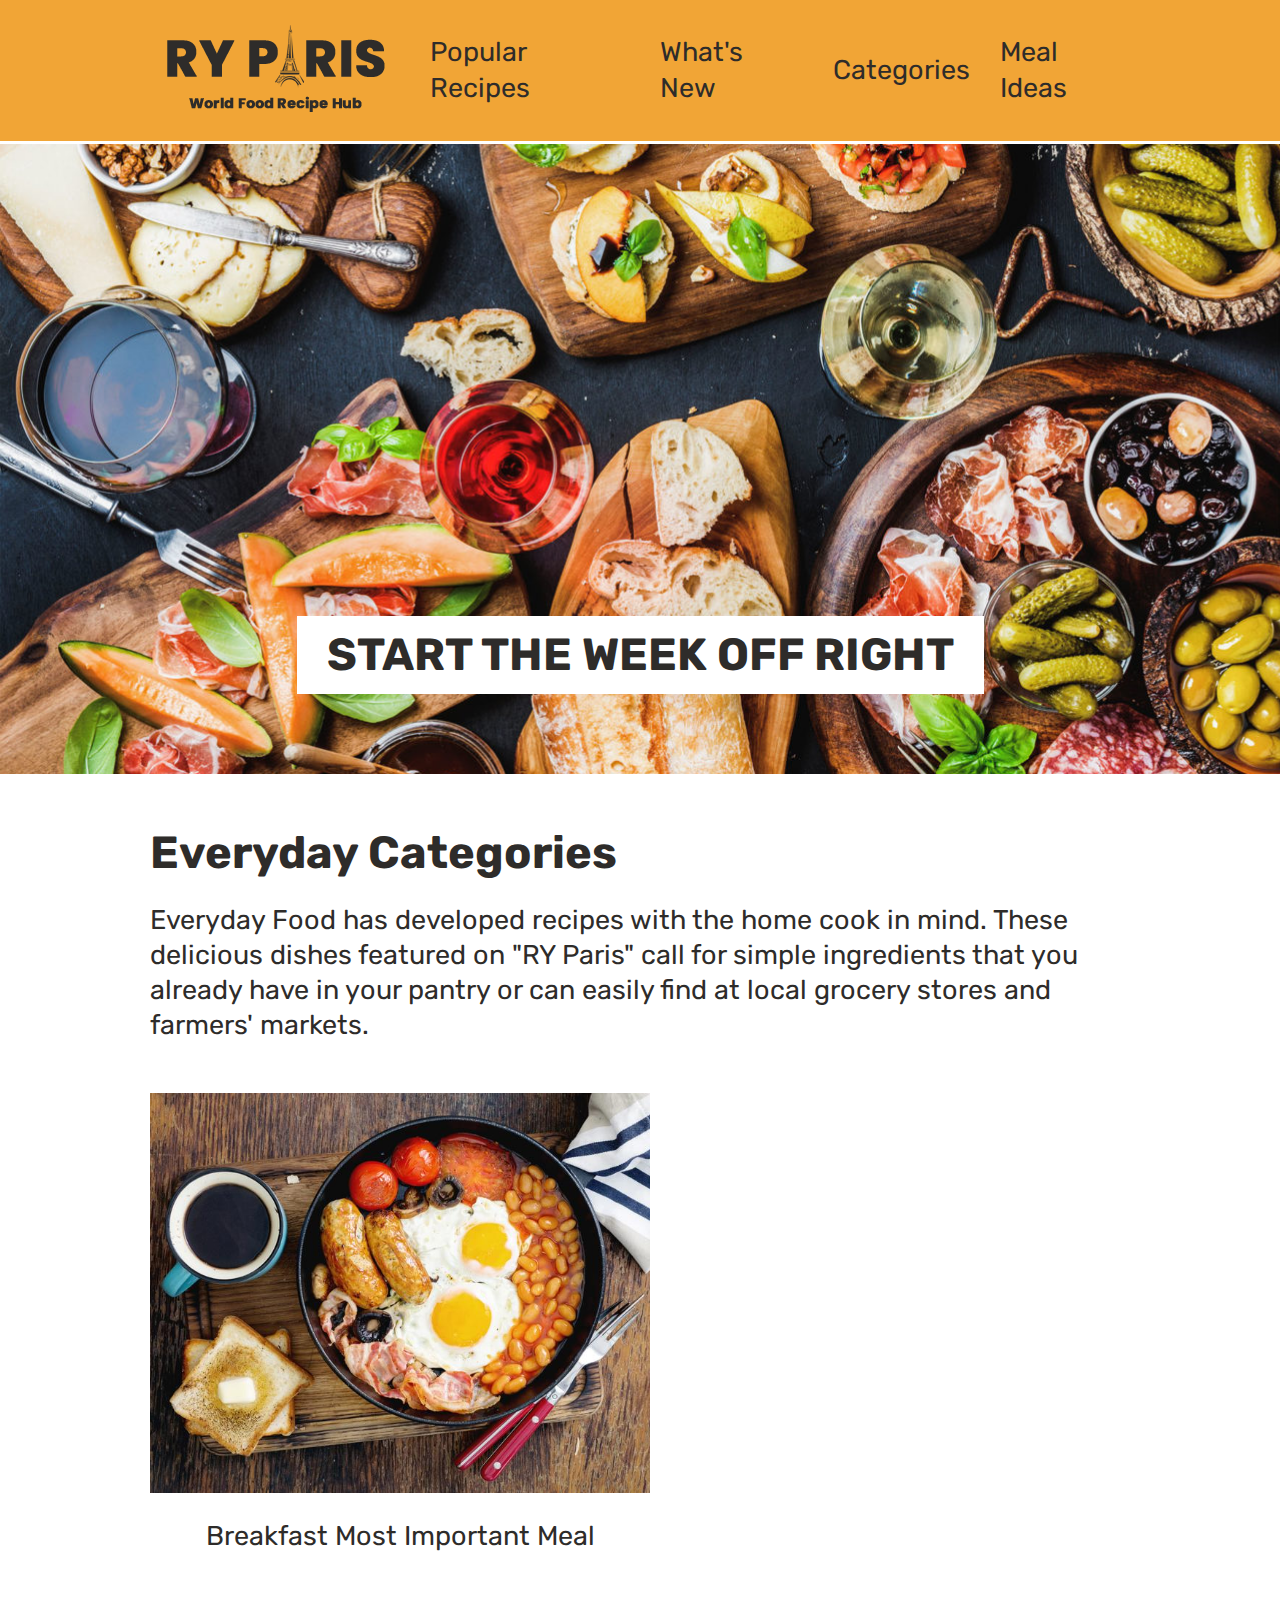
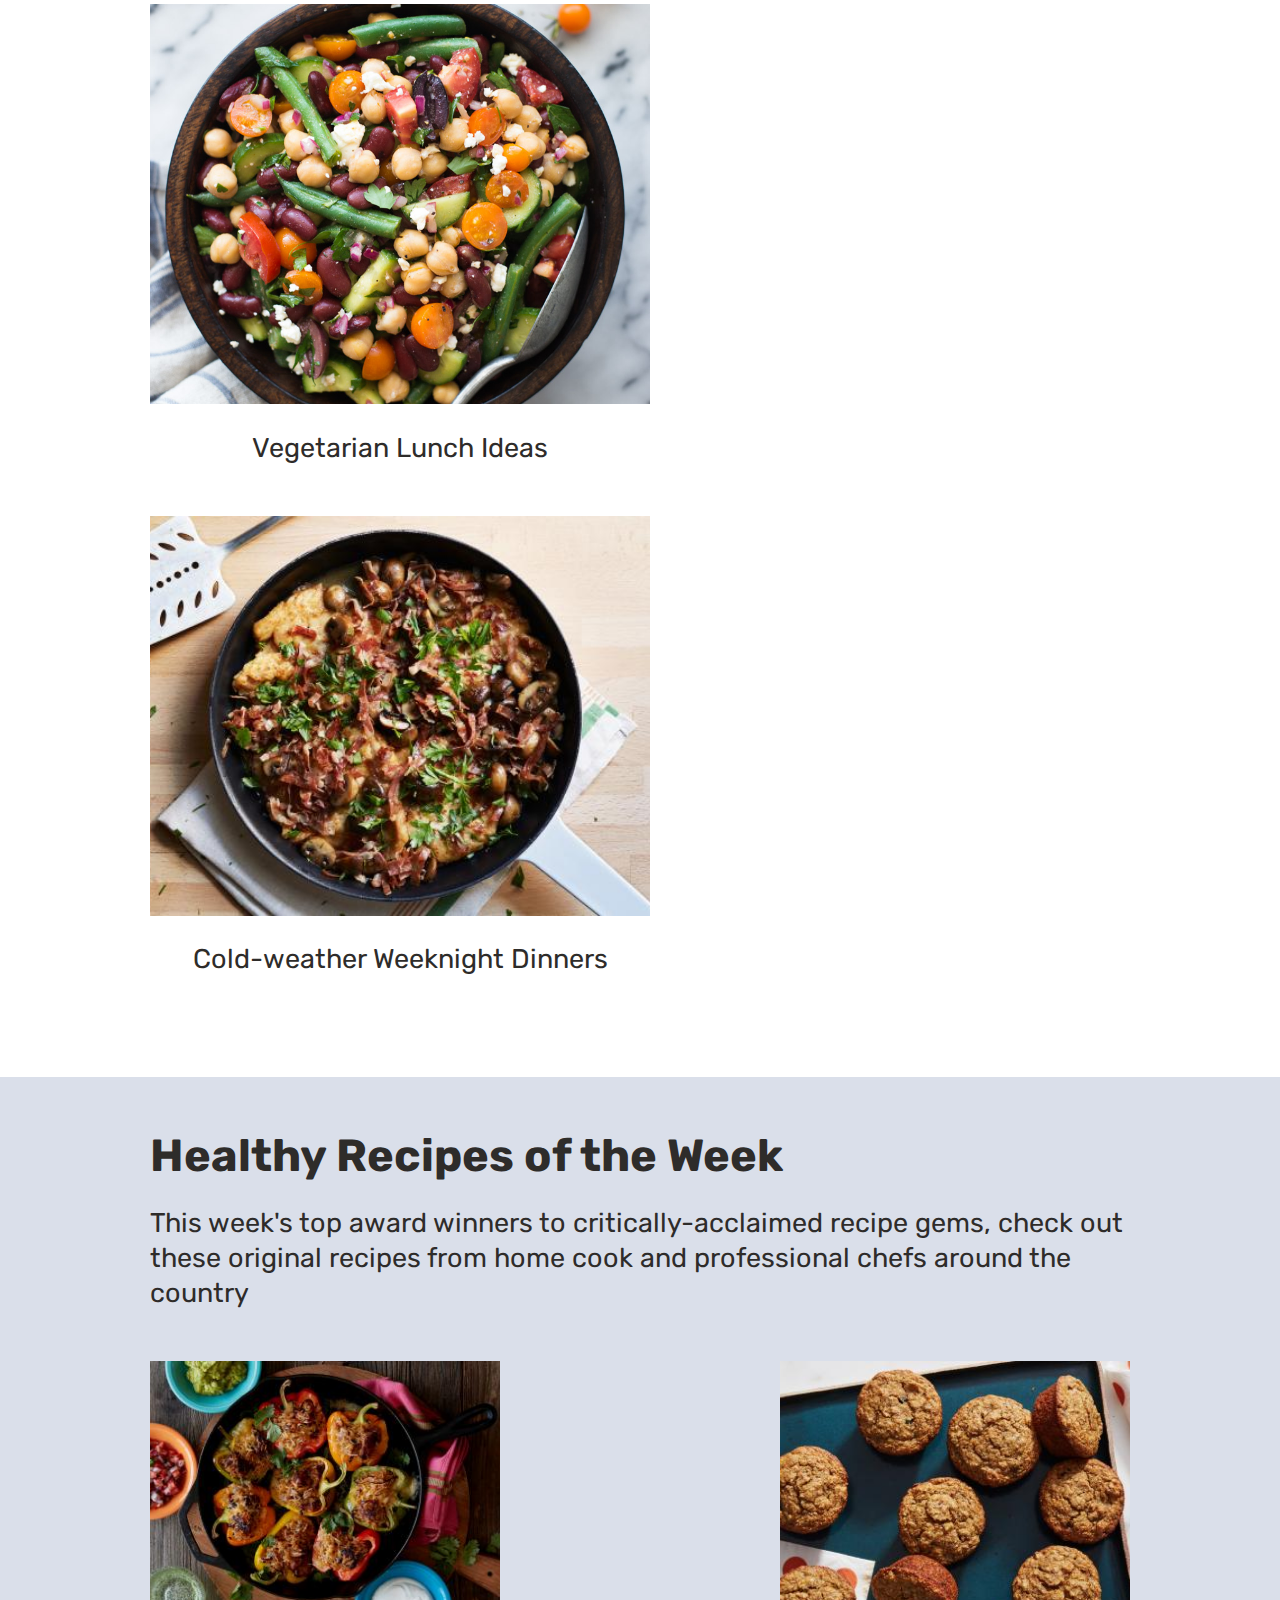
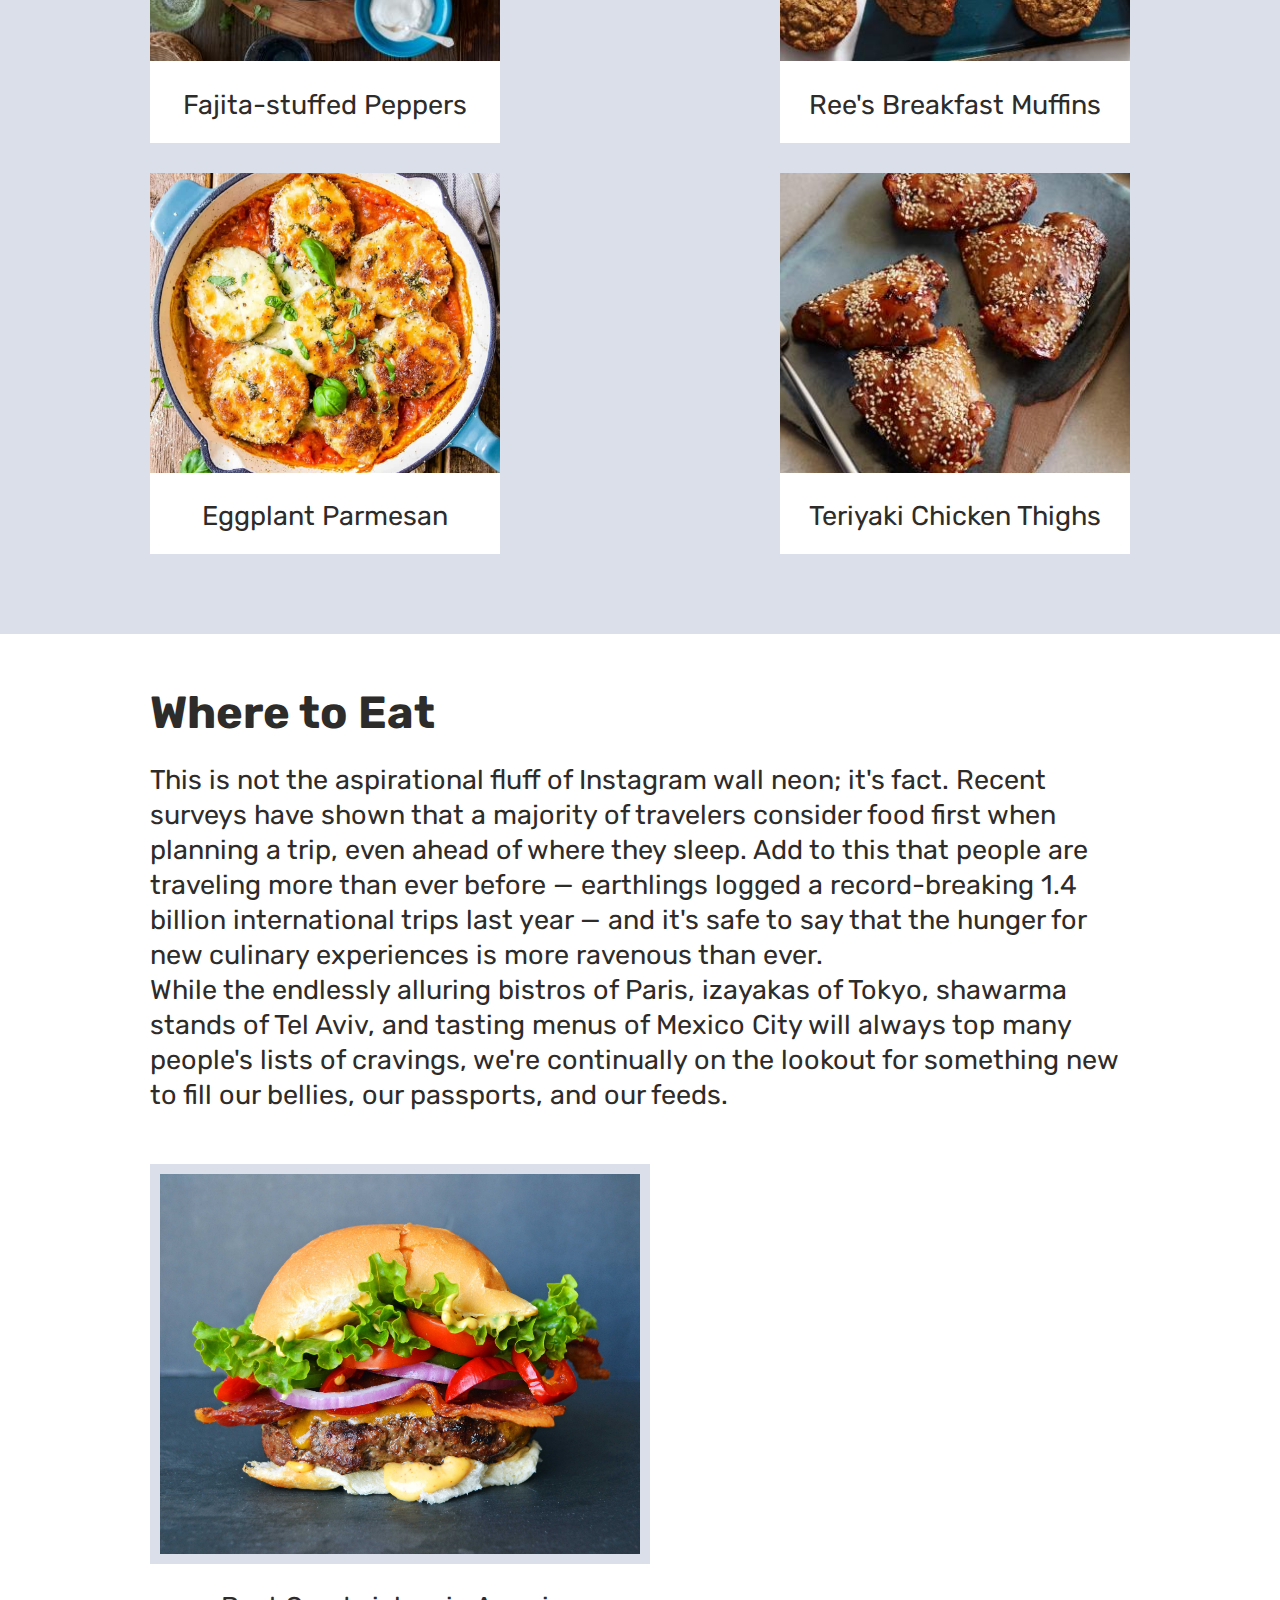
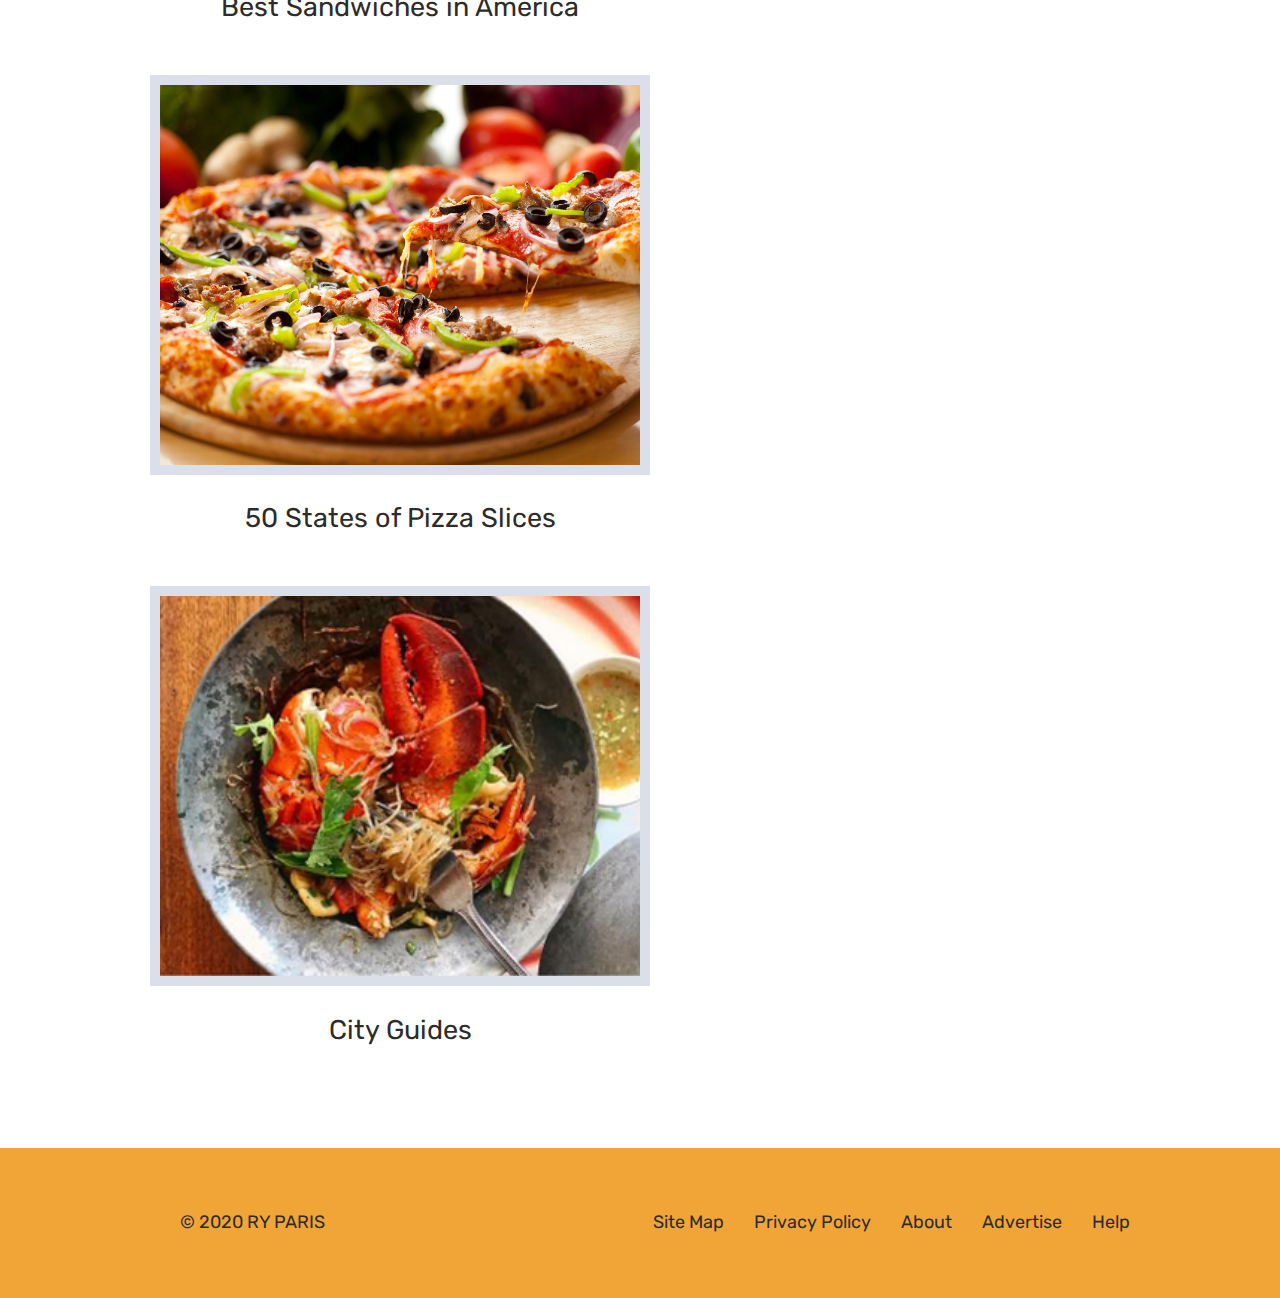
<file: index.html>
<!DOCTYPE html>
<html lang="en">
<head>
    <meta charset="UTF-8">
    <meta http-equiv="X-UA-Compatible" content="IE=edge">
    <meta name="viewport" content="width=device-width, initial-scale=1.0">
    <link rel="stylesheet" href="css/style.css">
    <title>RY Paris</title>
</head>
<body>
    <header>
        <img src="images/ryparis-logo.png" alt="logo">
        <a href="#">Popular Recipes</a>
        <a href="#">What's New</a>
        <a href="#">Categories</a>
        <a href="#">Meal Ideas</a>
    </header>
    <main>
        <div class="landing-background">
            <h2>START THE WEEK OFF RIGHT</h2>
        </div>
        <div class="recipe-blurb">
            <div class="blurb-text">
                <h2>Everyday Categories</h2>
                <p>Everyday Food has developed recipes with the home cook in mind. These delicious dishes featured on "RY Paris" call for simple ingredients that you already have in your pantry or can easily find at local grocery stores and farmers' markets.</p>
            </div>
            <div class="recipe-list">
                <div class="recipe">
                    <img src="images/breakfast-ideas.jpg" alt="">
                    <a href="#">Breakfast Most Important Meal</a>
                </div>
                <div class="recipe">
                    <img src="images/vegetarian-ideas.jpg" alt="">
                    <a href="#">Vegetarian Lunch Ideas</a>
                </div>
                <div class="recipe">
                    <img src="images/cold-weather-dinners.jpeg" alt="">
                    <a href="#">Cold-weather Weeknight Dinners</a>
                </div>
            </div>
        </div>
        <div class="recipe-blurb secondary">
            <div class="blurb-text">
                <h2>Healthy Recipes of the Week</h2>
                <p>This week's top award winners to critically-acclaimed recipe gems, check out these original recipes from home cook and professional chefs around the country</p>
            </div>
            <div class="recipe-list">
                <div class="recipe">
                    <img src="images/fajita-peppers.jpeg" alt="s">
                    <a href="#">Fajita-stuffed Peppers</a>
                </div>
                <div class="recipe">
                    <img src="images/muffins.jpeg" alt="">
                    <a href="#">Ree's Breakfast Muffins</a>
                </div>
                <div class="recipe">
                    <img src="images/eggplant-parmesan.jpg" alt="">
                    <a href="#">Eggplant Parmesan</a>
                </div>
                <div class="recipe">
                    <img src="images/teriyaki-chicken.jpeg" alt="">
                    <a href="#">Teriyaki Chicken Thighs</a>
                </div>
            </div>
        </div>
        <div class="recipe-blurb tertiary">
            <div class="blurb-text">
                <h2>Where to Eat</h2>
                <p>This is not the aspirational fluff of Instagram wall neon; it's fact. Recent surveys have shown that a majority of travelers consider food first when planning a trip, even ahead of where they sleep. Add to this that people are traveling more than ever before — earthlings logged a record-breaking 1.4 billion international trips last year — and it's safe to say that the hunger for new culinary experiences is more ravenous than ever.</p>
                <p>While the endlessly alluring bistros of Paris, izayakas of Tokyo, shawarma stands of Tel Aviv, and tasting menus of Mexico City will always top many people's lists of cravings, we're continually on the lookout for something new to fill our bellies, our passports, and our feeds.</p>
            </div>
            <div class="recipe-list">
                <div class="recipe">
                    <img src="images/burger.jpg" alt="">
                    <a href="#">Best Sandwiches in America</a>
                </div>
                <div class="recipe">
                    <img src="images/pizza.jpeg" alt="">
                    <a href="#">50 States of Pizza Slices</a>
                </div>
                <div class="recipe">
                    <img src="images/city-guides.png" alt="">
                    <a href="#">City Guides</a>
                </div>
            </div>
        </div>
    </main>
    <footer>
        <p class="copyright">&copy; 2020 RY PARIS</p>
        <a href="#">Site Map</a>
        <a href="#">Privacy Policy</a>
        <a href="#">About</a>
        <a href="#">Advertise</a>
        <a href="#">Help</a>
    </footer>
</body>
</html>
</file>
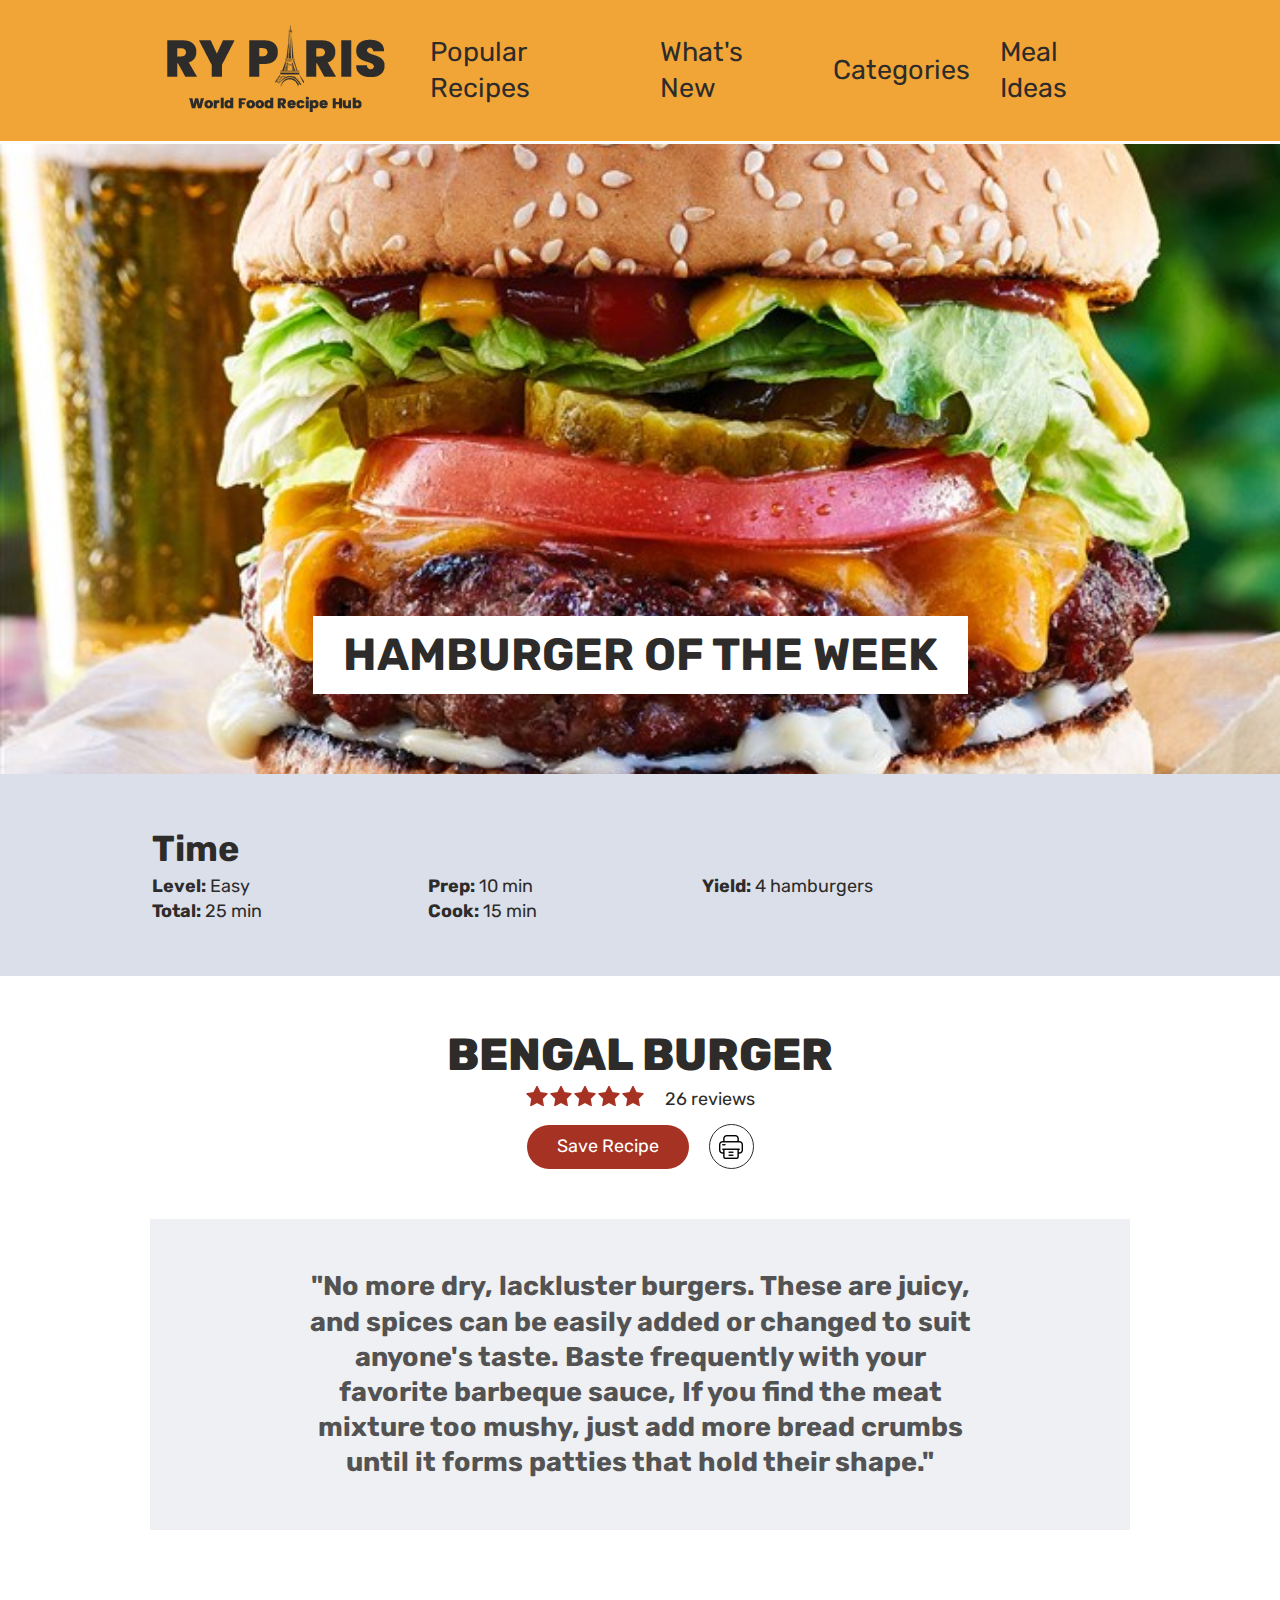
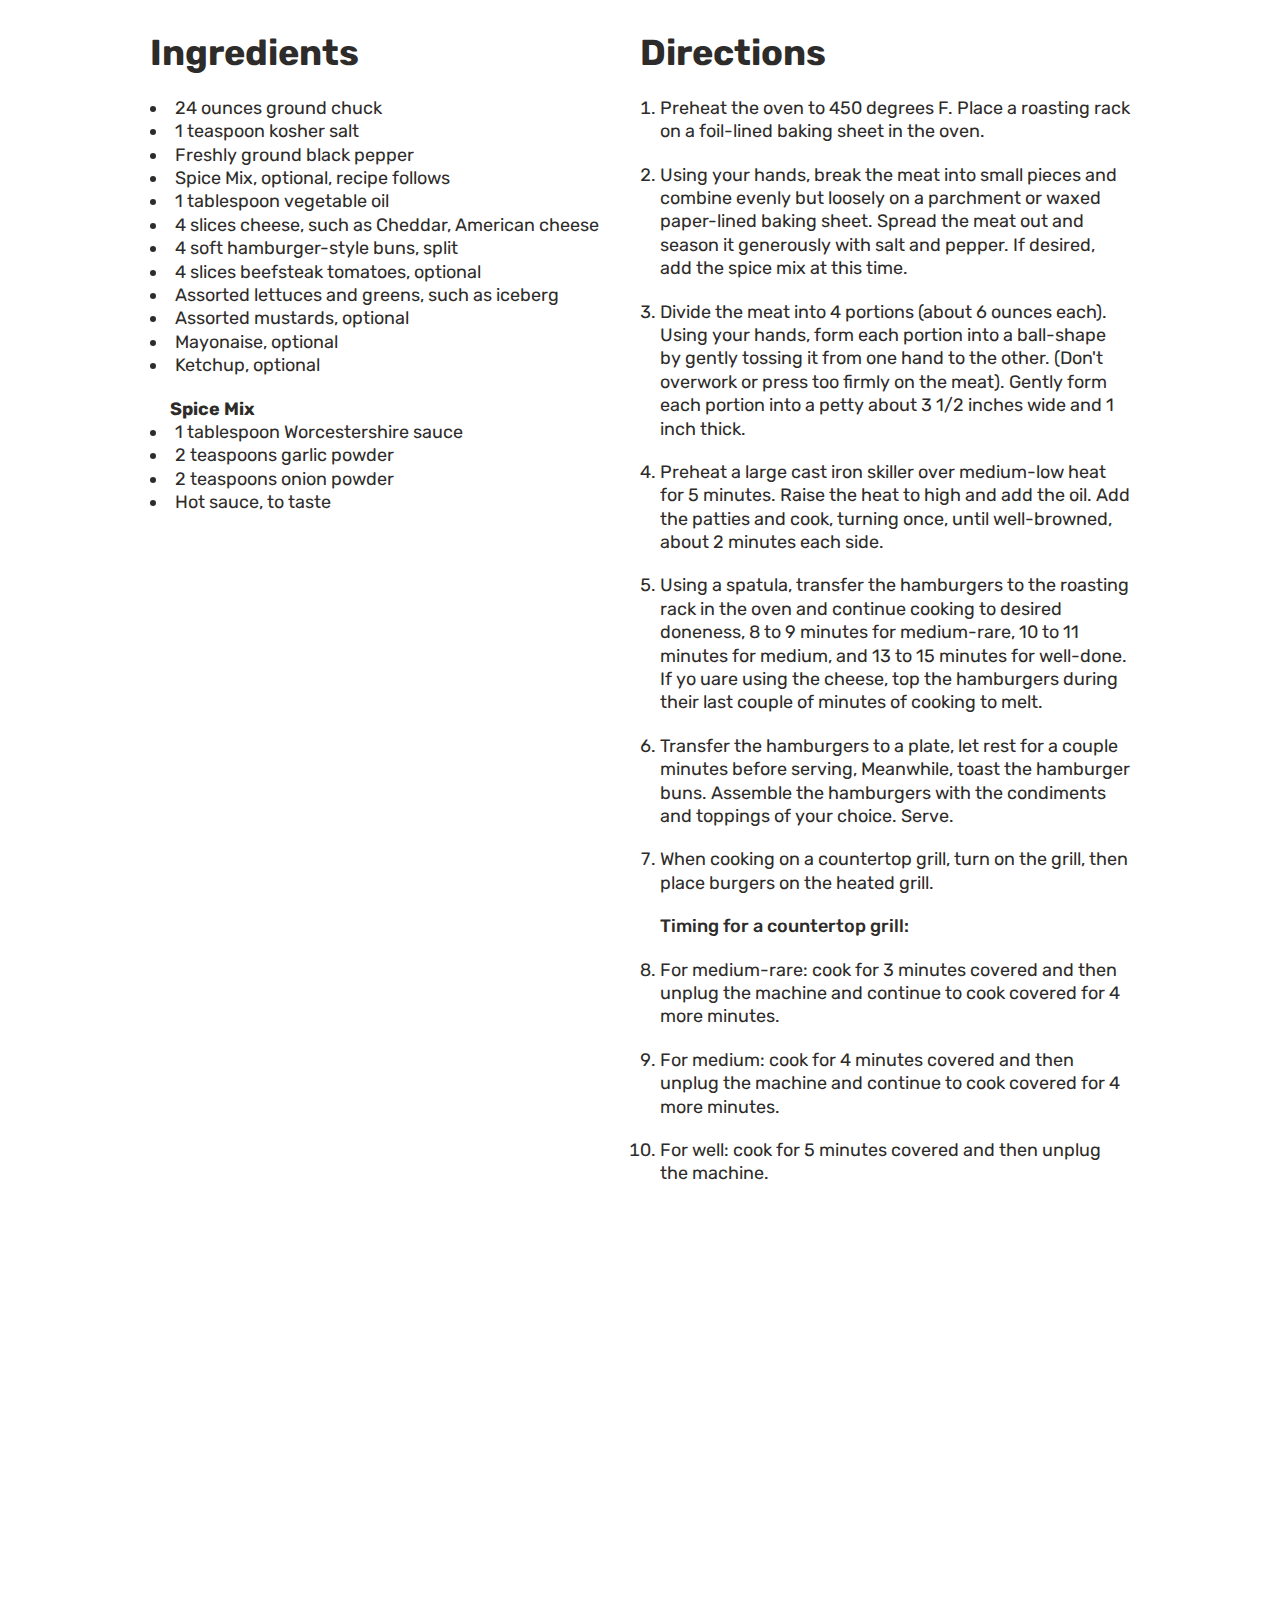
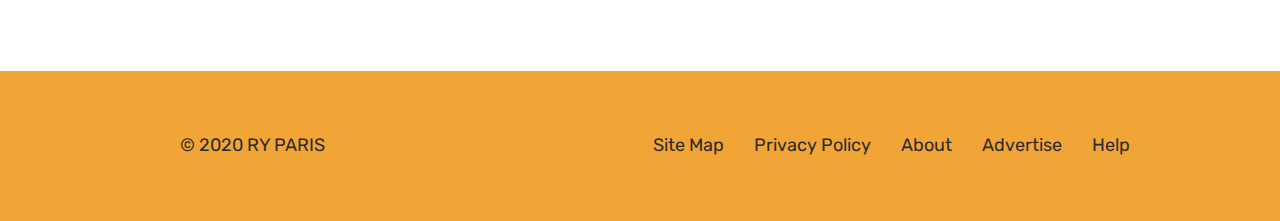
<file: recipes.html>
<!DOCTYPE html>
<html lang="en">
<head>
    <meta charset="UTF-8">
    <meta http-equiv="X-UA-Compatible" content="IE=edge">
    <meta name="viewport" content="width=device-width, initial-scale=1.0">
    <link rel="stylesheet" href="css/style.css">
    <title>RY Paris</title>
</head>
<body>
    <header>
        <img src="images/ryparis-logo.png" alt="logo">
        <a href="recipes.html">Popular Recipes</a>
        <a href="#">What's New</a>
        <a href="#">Categories</a>
        <a href="#">Meal Ideas</a>
    </header>
    <main>
        <div class="landing-background burger">
            <h2>HAMBURGER OF THE WEEK</h2>
        </div>
        <table>
            <thead>
                <tr>
                    <th>Time</th>
                    <th></th>
                    <th></th>
                </tr>
            </thead>
            <tbody>
                <tr>
                    <td><span class="label">Level: </span> Easy</td>
                    <td><span class="label">Prep: </span> 10 min</td>
                    <td><span class="label">Yield: </span> 4 hamburgers</td>
                </tr>
                <tr>
                    <td><span class="label">Total: </span> 25 min</td>
                    <td><span class="label">Cook: </span> 15 min</td>
                    <td></td>
                </tr>
            </tbody>
        </table>
        <div class="recipe-title">
            <h2>BENGAL BURGER</h2>
            <div class="reviews">
                <div class="stars">
                    <img src="images/star.png" alt="star"><img src="images/star.png" alt="star"><img src="images/star.png" alt="star"><img src="images/star.png" alt="star"><img src="images/star.png" alt="star">
                </div>
                <p>26 reviews</p>
            </div>
            <div class="recipe-controls">
                <a href="#">Save Recipe</a>
                <div class="printer-container"><img src="images/printer.png" alt="print"></div>
            </div>
            <p class="recipe-description">"No more dry, lackluster burgers. These are juicy, and spices can be easily added or changed to suit anyone's taste. Baste frequently with your favorite barbeque sauce, If you find the meat mixture too mushy, just add more bread crumbs until it forms patties that hold their shape."</p>
        </div>
        <div class="burger-recipe">
            <div class="ingredients">
                <h2 class="title">Ingredients</h2>
                <ul>
                    <li>24 ounces ground chuck</li>
                    <li>1 teaspoon kosher salt</li>
                    <li>Freshly ground black pepper</li>
                    <li>Spice Mix, optional, recipe follows</li>
                    <li>1 tablespoon vegetable oil</li>
                    <li>4 slices cheese, such as Cheddar, American cheese</li>
                    <li>4 soft hamburger-style buns, split</li>
                    <li>4 slices beefsteak tomatoes, optional</li>
                    <li>Assorted lettuces and greens, such as iceberg</li>
                    <li>Assorted mustards, optional</li>
                    <li>Mayonaise, optional</li>
                    <li>Ketchup, optional</li>
                </ul>
                <h3 class="title">Spice Mix</h3>
                <ul>
                    <li>1 tablespoon Worcestershire sauce</li>
                    <li>2 teaspoons garlic powder</li>
                    <li>2 teaspoons onion powder</li>
                    <li>Hot sauce, to taste</li>
                </ul>
            </div>
            <div class="directions">
                <h2 class="title">Directions</h2>
                <ol>
                    <li>Preheat the oven to 450 degrees F. Place a roasting rack on a foil-lined baking sheet in the oven.</li>
                    <li>Using your hands, break the meat into small pieces and combine evenly but loosely on a parchment or waxed paper-lined baking sheet. Spread the meat out and season it generously with salt and pepper. If desired, add the spice mix at this time.</li>
                    <li>Divide the meat into 4 portions (about 6 ounces each). Using your hands, form each portion into a ball-shape by gently tossing it from one hand to the other. (Don't overwork or press too firmly on the meat). Gently form each portion into a petty about 3 1/2 inches wide and 1 inch thick.</li>
                    <li>Preheat a large cast iron skiller over medium-low heat for 5 minutes. Raise the heat to high and add the oil. Add the patties and cook, turning once, until well-browned, about 2 minutes each side.</li>
                    <li>Using a spatula, transfer the hamburgers to the roasting rack in the oven and continue cooking to desired doneness, 8 to 9 minutes for medium-rare, 10 to 11 minutes for medium, and 13 to 15 minutes for well-done. If yo uare using the cheese, top the hamburgers during their last couple of minutes of cooking to melt.</li>
                    <li>Transfer the hamburgers to a plate, let rest for a couple minutes before serving, Meanwhile, toast the hamburger buns. Assemble the hamburgers with the condiments and toppings of your choice. Serve.</li>
                    <li>When cooking on a countertop grill, turn on the grill, then place burgers on the heated grill.
                    <p class="countertop-grill">Timing for a countertop grill:</p></li>
                    <li>For medium-rare: cook for 3 minutes covered and then unplug the machine and continue to cook covered for 4 more minutes.</li>
                    <li>For medium: cook for 4  minutes covered and then unplug the machine and continue to cook covered for 4 more minutes.</li>
                    <li>For well: cook for 5 minutes covered and then unplug the machine.</li>
                </ol>
            </div>
        </div>
        <div class="youtube"><iframe width="560" height="315" src="https://www.youtube.com/embed/nbCgfiqq-5c" title="YouTube video player" frameborder="0" allow="accelerometer; autoplay; clipboard-write; encrypted-media; gyroscope; picture-in-picture; web-share" allowfullscreen></iframe></div>
    </main>
    <footer>
        <p class="copyright">&copy; 2020 RY PARIS</p>
        <a href="#">Site Map</a>
        <a href="#">Privacy Policy</a>
        <a href="#">About</a>
        <a href="#">Advertise</a>
        <a href="#">Help</a>
    </footer>
</body>
</html>
</file>
<file: css/style.css>
@import url("https://fonts.googleapis.com/css2?family=Rubik:wght@300;400;500;600;700;800;900&display=swap");
* { /* RESET */
  vertical-align: baseline;
  text-align: left;
  font-weight: 400;
  font-family: "Rubik", sans-serif;
  font-style: normal;
  font-size: 18px;
  line-height: 1.3;
  text-decoration: none;
  box-sizing: border-box;
  border: 0 none;
  outline: 0;
  padding: 0;
  margin: 0;
  color: #2e2c2a;
}

head, script {
  display: none;
}

body {
  background-color: #ffffff;
}

header, footer {
  background-color: #f1a536;
  padding: 20px 150px;
  display: flex;
  justify-content: right;
  align-items: center;
  border-bottom: 3px solid #ffffff;
}
header img, footer img {
  margin-right: auto;
  display: flex;
  flex-flow: column nowrap;
  justify-content: center;
  align-items: center;
}
header a, header p, footer a, footer p {
  font-size: 1.5em;
  margin-left: 30px;
}

main .landing-background {
  background-image: url(../images/hero-image.jpg);
  background-color: #ffffff;
  background-repeat: no-repeat;
  background-size: cover;
  background-attachment: fixed;
  height: 70vh;
  display: flex;
  justify-content: center;
  align-items: end;
}
main .landing-background h2 {
  font-size: 2.5em;
  font-weight: 700;
  padding: 10px 30px;
  margin-bottom: 80px;
  background-color: #ffffff;
  display: inline-block;
}
main .landing-background.burger {
  background-image: url(../images/bengal-burger.jpg);
}
main .recipe-blurb {
  padding: 50px 150px;
}
main .recipe-blurb .blurb-text {
  margin-bottom: 50px;
}
main .recipe-blurb .blurb-text h2 {
  font-size: 2.5em;
  font-weight: 700;
  margin-bottom: 20px;
}
main .recipe-blurb .blurb-text p {
  font-size: 1.5em;
}
main .recipe-blurb .recipe-list {
  display: flex;
  flex-flow: row wrap;
  justify-content: space-between;
  align-items: center;
}
main .recipe-blurb .recipe-list .recipe {
  width: 500px;
  margin-bottom: 30px;
}
main .recipe-blurb .recipe-list .recipe img {
  width: 100%;
  height: 400px;
  -o-object-fit: cover;
     object-fit: cover;
}
main .recipe-blurb .recipe-list .recipe a {
  display: block;
  text-align: center;
  font-size: 1.5em;
  padding: 20px 0;
}
main .secondary {
  background-color: #dadfea;
}
main .secondary .recipe-list .recipe {
  width: 350px;
  background-color: #ffffff;
}
main .secondary .recipe-list .recipe img {
  height: 300px;
}
main .tertiary .recipe-list .recipe img {
  padding: 10px;
  background-color: #dadfea;
}
main table {
  background-color: #dadfea;
  padding: 50px 150px;
  width: 100%;
}
main table thead tr th {
  font-size: 2em;
  font-weight: 700;
  margin-bottom: 30px;
}
main table tbody tr td .label {
  font-weight: 700;
}
main .recipe-title {
  display: flex;
  flex-flow: column nowrap;
  justify-content: start;
  align-items: center;
  padding: 50px 150px;
}
main .recipe-title h2 {
  display: block;
  font-size: 2.5em;
  font-weight: 800;
}
main .recipe-title .reviews {
  display: flex;
  flex-flow: row wrap;
  justify-content: center;
  align-items: center;
  margin-bottom: 10px;
}
main .recipe-title .reviews .stars {
  margin-right: 20px;
}
main .recipe-title .recipe-controls {
  display: flex;
  flex-flow: row wrap;
  justify-content: center;
  align-items: center;
  margin-bottom: 50px;
}
main .recipe-title .recipe-controls a {
  padding: 10px 30px;
  background-color: #a63223;
  border-radius: 50px;
  margin-right: 20px;
  color: #ffffff;
}
main .recipe-title .recipe-controls .printer-container {
  height: 45px;
  width: 45px;
  border: 1.5px solid #2e2c2a;
  border-radius: 100%;
  display: flex;
  flex-flow: row wrap;
  justify-content: center;
  align-items: center;
}
main .recipe-title .recipe-description {
  padding: 50px 150px;
  background-color: #eef0f4;
  text-align: center;
  color: #545353;
  font-size: 1.5em;
  font-weight: 700;
}
main .burger-recipe {
  display: flex;
  flex-flow: row wrap;
  justify-content: space-between;
  align-items: flex-start;
  padding: 50px 150px;
}
main .burger-recipe h2.title {
  font-size: 2em;
  font-weight: 700;
  margin-bottom: 20px;
}
main .burger-recipe h3.title {
  font-size: 1em;
  font-weight: 700;
  margin: 20px 0 0 20px;
}
main .burger-recipe ul {
  list-style-position: inside;
}
main .burger-recipe ol {
  padding-left: 20px;
}
main .burger-recipe .instructions {
  width: 50%;
}
main .burger-recipe .directions {
  width: 50%;
}
main .burger-recipe .directions li {
  padding-bottom: 20px;
}
main .burger-recipe .directions .countertop-grill {
  margin-top: 20px;
  font-weight: 500;
}
main .youtube {
  width: 100%;
  display: flex;
  justify-content: center;
  align-items: center;
  margin: 50px 0;
}

footer {
  height: 150px;
  border: 0;
}
footer p {
  margin-right: auto;
}
footer p, footer a {
  font-size: 1em;
}/*# sourceMappingURL=style.css.map */
</file>
